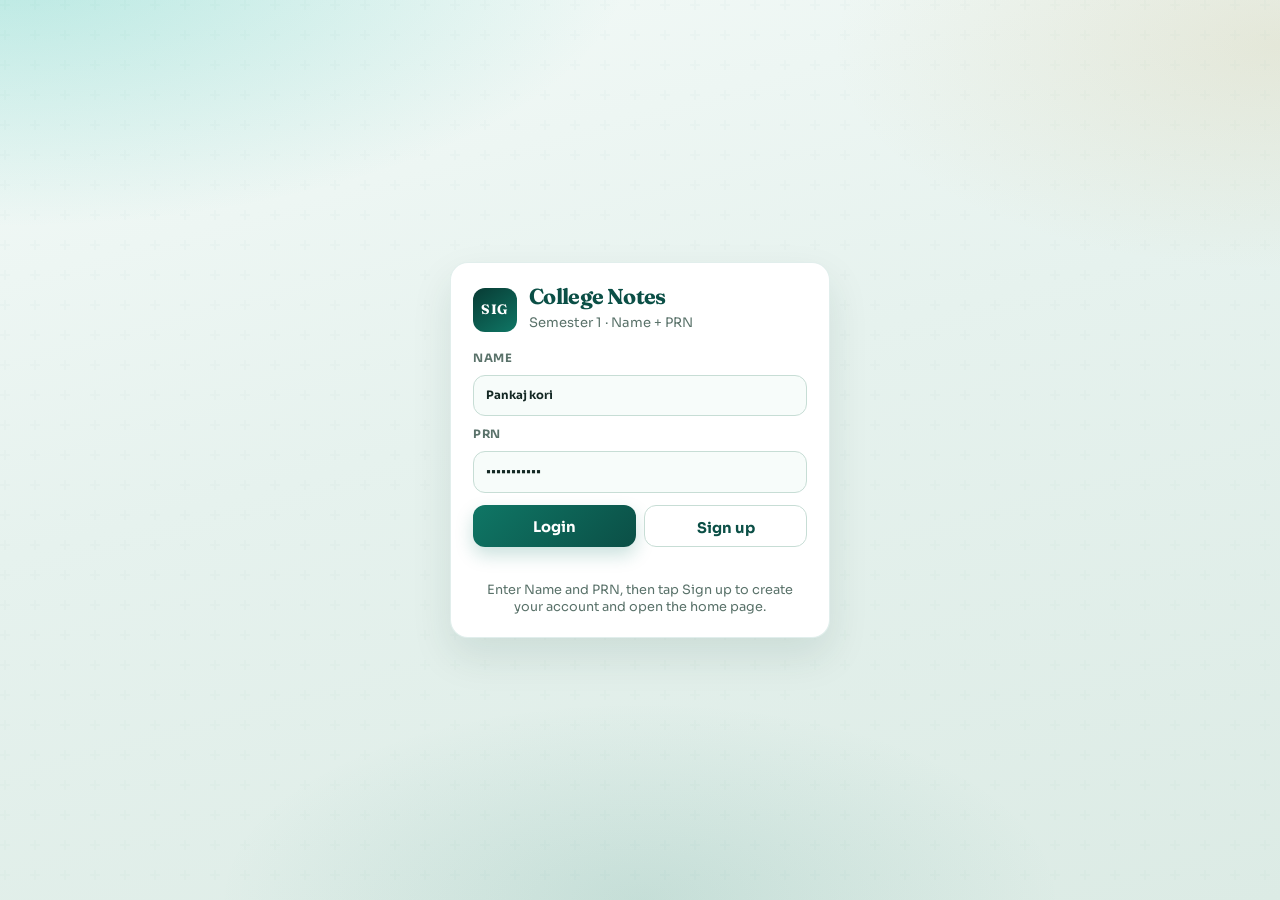
<file: index.html>
<!DOCTYPE html>
<html lang="en">
  <head>
    <meta charset="UTF-8" />
    <meta name="viewport" content="width=device-width, initial-scale=1" />
    <title>SIG College Notes — Semester 1</title>
    <link rel="preconnect" href="https://fonts.googleapis.com" />
    <link rel="preconnect" href="https://fonts.gstatic.com" crossorigin />
    <link
      href="https://fonts.googleapis.com/css2?family=Fraunces:opsz,wght@9..144,550;9..144,700&family=Sora:wght@400;500;600;700&display=swap"
      rel="stylesheet"
    />
    <link rel="stylesheet" href="styles.css" />
  </head>
  <body>
    <div class="bg-art" aria-hidden="true"></div>
    <div class="page">
      <header class="top">
        <div class="brand">
          <div class="brand-mark" aria-hidden="true">SIG</div>
          <div class="brand-copy">
            <p class="kicker">Symbiosis Institute of Geoinformatics, Pune</p>
            <h1>College Notes</h1>
            <p class="programme">
              M.Sc. Data Science and Spatial Analytics · Semester 1
            </p>
          </div>
        </div>
        <div class="top-actions">
          <div class="session">
            <p class="session-label">Logged in as</p>
            <p id="sessionName" class="session-name"></p>
          </div>
          <button type="button" id="changePasswordBtn" class="btn btn-secondary">
            Change password
          </button>
          <button type="button" id="logoutBtn" class="btn btn-secondary">
            Logout
          </button>
        </div>
      </header>

      <dialog id="passwordDialog" class="password-dialog">
        <form id="passwordForm" class="password-form">
          <h2>Change password</h2>
          <p class="password-lead">
            Your password is the PRN you use at login. Enter the current one, then choose a new password.
          </p>
          <label class="field">
            <span>Current password</span>
            <input
              id="currentPassword"
              type="password"
              autocomplete="current-password"
              required
            />
          </label>
          <label class="field">
            <span>New password</span>
            <input
              id="newPassword"
              type="password"
              autocomplete="new-password"
              minlength="4"
              required
            />
          </label>
          <label class="field">
            <span>Confirm new password</span>
            <input
              id="confirmPassword"
              type="password"
              autocomplete="new-password"
              minlength="4"
              required
            />
          </label>
          <p id="passwordError" class="password-error" role="status"></p>
          <p id="passwordSuccess" class="password-success" role="status"></p>
          <div class="password-actions">
            <button type="button" id="passwordCancelBtn" class="btn-ghost">
              Cancel
            </button>
            <button type="submit" class="btn password-save">Save password</button>
          </div>
        </form>
      </dialog>

      <section class="intro">
        <p class="welcome">
          A calm place for Semester 1 — find a subject, drop your notes, study at your pace.
        </p>
        <p class="disclaimer">
          Study helper only — not official SIG LMS content.
        </p>
      </section>

      <nav class="tabs" aria-label="Semester">
        <button type="button" class="tab is-active" aria-current="page">
          Semester 1
        </button>
      </nav>

      <div class="toolbar">
        <label class="search">
          <span class="sr-only">Search subjects</span>
          <span class="search-icon" aria-hidden="true"></span>
          <input
            id="searchInput"
            type="search"
            placeholder="Search subjects by name or code…"
            autocomplete="off"
          />
        </label>
        <p id="status" class="status" role="status"></p>
      </div>

      <main id="cards" class="cards"></main>

      <footer class="foot">
        Notes stay in this browser on this device.
      </footer>
    </div>
    <script src="auth.js"></script>
    <script src="app.js"></script>
  </body>
</html>
</file>
<file: styles.css>
:root {
  --teal: #0f7665;
  --teal-soft: #14b8a6;
  --teal-deep: #0b4f46;
  --forest: #083b34;
  --mist: #eef7f4;
  --paper: #f7fcfa;
  --card: #ffffff;
  --ink: #142824;
  --muted: #5a726a;
  --line: #c7ddd5;
  --gold: #c4a35a;
  --focus: #0d9488;
  --shadow: 0 18px 40px rgba(8, 59, 52, 0.1);
  --radius: 22px;
  --ease: cubic-bezier(0.22, 1, 0.36, 1);
}

* {
  box-sizing: border-box;
}

html,
body {
  margin: 0;
  min-height: 100%;
}

body {
  position: relative;
  font-family: "Sora", "Segoe UI", ui-sans-serif, system-ui, sans-serif;
  color: var(--ink);
  background: var(--mist);
  line-height: 1.55;
  font-size: 1rem;
  overflow-x: hidden;
}

.bg-art {
  position: fixed;
  inset: 0;
  z-index: -1;
  pointer-events: none;
  background:
    radial-gradient(ellipse 90% 55% at 0% -5%, rgba(20, 184, 166, 0.28), transparent 55%),
    radial-gradient(ellipse 70% 50% at 100% 5%, rgba(196, 163, 90, 0.16), transparent 50%),
    radial-gradient(ellipse 60% 40% at 50% 100%, rgba(15, 118, 101, 0.12), transparent 55%),
    linear-gradient(165deg, #f4faf8 0%, #e6f2ee 45%, #dcebe5 100%);
}

.bg-art::after {
  content: "";
  position: absolute;
  inset: 0;
  opacity: 0.35;
  background-image: url("data:image/svg+xml,%3Csvg width='60' height='60' viewBox='0 0 60 60' xmlns='http://www.w3.org/2000/svg'%3E%3Cg fill='none' fill-rule='evenodd'%3E%3Cg fill='%230f7665' fill-opacity='0.06'%3E%3Cpath d='M36 34v-4h-2v4h-4v2h4v4h2v-4h4v-2h-4zm0-30V0h-2v4h-4v2h4v4h2V6h4V4h-4zM6 34v-4H4v4H0v2h4v4h2v-4h4v-2H6zM6 4V0H4v4H0v2h4v4h2V6h4V4H6z'/%3E%3C/g%3E%3C/g%3E%3C/svg%3E");
}

h1,
.card h2,
.login-title {
  font-family: "Fraunces", Georgia, "Times New Roman", serif;
  font-optical-sizing: auto;
  letter-spacing: -0.03em;
}

.page {
  max-width: 1100px;
  margin: 0 auto;
  padding: 28px 18px 56px;
  animation: rise 0.55s var(--ease) both;
}

@keyframes rise {
  from {
    opacity: 0;
    transform: translateY(10px);
  }
  to {
    opacity: 1;
    transform: translateY(0);
  }
}

.login-page {
  max-width: none;
  padding: 16px;
}

.login-screen {
  min-height: calc(100vh - 32px);
  display: grid;
  place-items: center;
}

.login-card {
  width: min(100%, 380px);
  padding: 22px 22px 20px;
  background: var(--card);
  color: var(--ink);
  border: 1px solid rgba(15, 118, 101, 0.12);
  border-radius: 18px;
  box-shadow: var(--shadow);
  animation: rise 0.45s var(--ease) both;
}

.login-brand-row {
  display: flex;
  align-items: center;
  gap: 12px;
  margin-bottom: 16px;
}

.login-brand-row .brand-mark {
  width: 44px;
  height: 44px;
  border-radius: 12px;
  font-size: 0.85rem;
  background: linear-gradient(145deg, var(--forest), var(--teal));
  border: 0;
  color: #fff;
}

.login-title {
  margin: 0;
  font-size: 1.35rem;
  color: var(--teal-deep);
  line-height: 1.15;
}

.login-lead {
  margin: 3px 0 0;
  color: var(--muted);
  font-size: 0.82rem;
}

.login-form {
  display: grid;
  gap: 10px;
}

.login-form .field {
  opacity: 1;
  color: var(--muted);
}

.login-form .field input {
  width: 100%;
  min-width: 0;
  background: var(--paper);
  border: 1px solid var(--line);
  padding: 11px 12px;
  border-radius: 12px;
  transition: border-color 0.2s ease, box-shadow 0.2s ease;
}

.login-form .field input:focus {
  outline: none;
  border-color: var(--focus);
  box-shadow: 0 0 0 3px rgba(13, 148, 136, 0.14);
}

.login-form .btn {
  width: 100%;
  margin-top: 2px;
  height: 42px;
  border-radius: 12px;
  background: linear-gradient(135deg, var(--teal) 0%, var(--teal-deep) 100%);
  border: 0;
  color: #fff;
  font-weight: 700;
  box-shadow: 0 8px 18px rgba(15, 118, 101, 0.22);
}

.login-actions {
  display: grid;
  grid-template-columns: 1fr 1fr;
  gap: 8px;
  margin-top: 2px;
}

.login-actions .btn {
  margin-top: 0;
  width: 100%;
}

.btn-signup {
  background: #fff !important;
  color: var(--teal-deep) !important;
  border: 1px solid var(--line) !important;
  box-shadow: none !important;
  cursor: pointer;
  position: relative;
  z-index: 2;
}

.btn-signup:hover {
  background: var(--paper) !important;
  filter: none;
}

#signupBtn,
#loginBtn {
  pointer-events: auto;
  cursor: pointer;
}

.login-form .btn:hover {
  filter: brightness(1.05);
  transform: translateY(-1px);
}

.login-error {
  margin: 0;
  min-height: 1.1em;
  color: #b42318;
  font-size: 0.85rem;
}

.login-hint {
  margin: 0;
  font-size: 0.8rem;
  color: var(--muted);
  line-height: 1.35;
  text-align: center;
}

.brand-mark {
  width: 54px;
  height: 54px;
  border-radius: 16px;
  display: grid;
  place-items: center;
  font-family: "Fraunces", Georgia, serif;
  font-weight: 700;
  font-size: 0.95rem;
  letter-spacing: 0.04em;
  background: rgba(255, 255, 255, 0.14);
  border: 1px solid rgba(255, 255, 255, 0.22);
  color: #fff;
  flex-shrink: 0;
}

.brand {
  display: flex;
  gap: 16px;
  align-items: flex-start;
}

.session {
  display: grid;
  gap: 2px;
  text-align: right;
}

.session-label {
  margin: 0;
  font-size: 0.7rem;
  text-transform: uppercase;
  letter-spacing: 0.08em;
  opacity: 0.8;
  font-weight: 600;
}

.session-name {
  margin: 0;
  font-size: 1.05rem;
  font-weight: 700;
}

.top {
  display: flex;
  justify-content: space-between;
  gap: 22px;
  align-items: center;
  background:
    linear-gradient(125deg, rgba(196, 163, 90, 0.18), transparent 35%),
    linear-gradient(145deg, var(--forest) 0%, var(--teal-deep) 48%, var(--teal) 100%);
  color: #f2fffb;
  border-radius: var(--radius);
  padding: 28px;
  box-shadow: var(--shadow);
  position: relative;
  overflow: hidden;
}

.top::after {
  content: "";
  position: absolute;
  right: -40px;
  top: -50px;
  width: 200px;
  height: 200px;
  border-radius: 50%;
  background: rgba(20, 184, 166, 0.18);
  pointer-events: none;
}

.kicker {
  margin: 0 0 8px;
  letter-spacing: 0.08em;
  text-transform: uppercase;
  font-size: 0.68rem;
  opacity: 0.88;
  font-weight: 600;
}

h1 {
  margin: 0;
  font-size: clamp(1.85rem, 4vw, 2.55rem);
  font-weight: 700;
  line-height: 1.1;
}

.programme {
  margin: 10px 0 0;
  opacity: 0.9;
  font-size: 0.95rem;
}

.top-actions {
  display: flex;
  flex-wrap: wrap;
  gap: 12px;
  align-items: center;
  position: relative;
  z-index: 1;
}

.password-dialog {
  border: 1px solid rgba(15, 118, 101, 0.14);
  border-radius: 20px;
  padding: 0;
  width: min(100%, 420px);
  box-shadow: var(--shadow);
  background: var(--card);
  color: var(--ink);
}

.password-dialog::backdrop {
  background: rgba(8, 59, 52, 0.45);
  backdrop-filter: blur(3px);
}

.password-form {
  display: grid;
  gap: 12px;
  padding: 26px 24px;
}

.password-form h2 {
  margin: 0;
  font-family: "Fraunces", Georgia, serif;
  font-size: 1.45rem;
  color: var(--teal-deep);
}

.password-lead {
  margin: 0 0 4px;
  color: var(--muted);
  font-size: 0.92rem;
  line-height: 1.45;
}

.password-form .field {
  color: var(--muted);
}

.password-form .field input {
  width: 100%;
  background: var(--paper);
  border: 1px solid var(--line);
  border-radius: 12px;
  padding: 12px 14px;
  color: var(--ink);
}

.password-form .field input:focus {
  outline: none;
  border-color: var(--focus);
  box-shadow: 0 0 0 4px rgba(13, 148, 136, 0.15);
}

.password-error {
  margin: 0;
  min-height: 1.2em;
  color: #b42318;
  font-size: 0.88rem;
}

.password-success {
  margin: 0;
  min-height: 1.2em;
  color: var(--teal);
  font-size: 0.88rem;
  font-weight: 600;
}

.password-actions {
  display: flex;
  justify-content: flex-end;
  gap: 10px;
  margin-top: 4px;
}

.password-save {
  height: 42px;
  background: linear-gradient(135deg, var(--teal) 0%, var(--teal-deep) 100%);
  border: 0;
  color: #fff;
}

.field {
  display: grid;
  gap: 7px;
  font-size: 0.72rem;
  text-transform: uppercase;
  letter-spacing: 0.06em;
  font-weight: 700;
}

.field input,
.field select,
.search input,
.btn {
  font: inherit;
  border: 1px solid transparent;
  border-radius: 14px;
  padding: 11px 14px;
  text-transform: none;
  letter-spacing: 0;
}

.field input,
.field select {
  background: var(--paper);
  color: var(--ink);
  min-width: 150px;
}

.btn {
  cursor: pointer;
  background: var(--teal-deep);
  color: #f4fffb;
  border: 1px solid rgba(255, 255, 255, 0.18);
  font-size: 0.92rem;
  font-weight: 700;
  height: 44px;
  transition: transform 0.18s var(--ease), filter 0.18s ease;
}

.btn:hover {
  filter: brightness(1.06);
  transform: translateY(-1px);
}

.btn-secondary {
  background: rgba(255, 255, 255, 0.95);
  color: var(--teal-deep);
  border: 0;
}

.btn-ghost {
  cursor: pointer;
  background: var(--paper);
  border: 1px solid var(--line);
  color: var(--teal-deep);
  padding: 8px 12px;
  border-radius: 11px;
  font-size: 0.84rem;
  font-weight: 600;
  transition: background 0.15s ease, border-color 0.15s ease;
}

.btn-ghost:hover:not(:disabled) {
  background: #e8f5f1;
  border-color: var(--teal-soft);
}

.btn-ghost:disabled {
  opacity: 0.4;
  cursor: not-allowed;
}

.intro {
  margin: 22px 4px 0;
  max-width: 52ch;
}

.welcome {
  margin: 0;
  color: var(--teal-deep);
  font-size: 1.12rem;
  font-weight: 600;
  line-height: 1.45;
}

.disclaimer {
  margin: 8px 0 0;
  color: var(--muted);
  font-size: 0.9rem;
}

.tabs {
  display: flex;
  gap: 8px;
  margin: 24px 0 16px;
}

.tab {
  border: 1px solid var(--line);
  background: rgba(255, 255, 255, 0.8);
  color: var(--teal-deep);
  padding: 10px 18px;
  border-radius: 999px;
  font: inherit;
  font-weight: 700;
  backdrop-filter: blur(8px);
  transition: transform 0.15s ease, background 0.15s ease;
}

.tab.is-active {
  background: var(--teal);
  color: #fff;
  border-color: var(--teal);
  box-shadow: 0 8px 18px rgba(15, 118, 101, 0.22);
}

.toolbar {
  display: flex;
  gap: 14px;
  align-items: center;
  margin-bottom: 22px;
}

.search {
  flex: 1;
  position: relative;
}

.search-icon {
  position: absolute;
  left: 16px;
  top: 50%;
  width: 16px;
  height: 16px;
  transform: translateY(-50%);
  border: 2px solid #7e978e;
  border-radius: 50%;
  pointer-events: none;
}

.search-icon::after {
  content: "";
  position: absolute;
  right: -5px;
  bottom: -4px;
  width: 7px;
  height: 2px;
  background: #7e978e;
  transform: rotate(45deg);
  border-radius: 2px;
}

.search input {
  width: 100%;
  border: 1px solid var(--line);
  background: rgba(255, 255, 255, 0.92);
  color: var(--ink);
  padding: 15px 16px 15px 44px;
  border-radius: 16px;
  box-shadow: 0 8px 24px rgba(8, 59, 52, 0.05);
  font-size: 0.98rem;
  transition: box-shadow 0.2s ease, border-color 0.2s ease;
}

.search input::placeholder {
  color: #7a9088;
}

.search input:focus {
  outline: none;
  border-color: var(--focus);
  box-shadow: 0 0 0 4px rgba(13, 148, 136, 0.14), 0 10px 24px rgba(8, 59, 52, 0.06);
}

.status {
  margin: 0;
  min-height: 1.2em;
  color: var(--teal);
  font-size: 0.86rem;
  font-weight: 600;
}

.cards {
  display: grid;
  grid-template-columns: repeat(auto-fill, minmax(310px, 1fr));
  gap: 18px;
}

.card {
  background: var(--card);
  border: 1px solid rgba(15, 118, 101, 0.1);
  box-shadow: 0 14px 30px rgba(8, 59, 52, 0.07);
  border-radius: var(--radius);
  padding: 0;
  display: grid;
  gap: 0;
  overflow: hidden;
  transition: transform 0.22s var(--ease), box-shadow 0.22s var(--ease);
  animation: cardIn 0.45s var(--ease) both;
}

.card:nth-child(1) { animation-delay: 0.02s; }
.card:nth-child(2) { animation-delay: 0.05s; }
.card:nth-child(3) { animation-delay: 0.08s; }
.card:nth-child(4) { animation-delay: 0.11s; }
.card:nth-child(5) { animation-delay: 0.14s; }
.card:nth-child(6) { animation-delay: 0.17s; }
.card:nth-child(7) { animation-delay: 0.2s; }
.card:nth-child(8) { animation-delay: 0.23s; }

@keyframes cardIn {
  from {
    opacity: 0;
    transform: translateY(12px);
  }
  to {
    opacity: 1;
    transform: translateY(0);
  }
}

.card:hover {
  transform: translateY(-4px);
  box-shadow: 0 22px 40px rgba(8, 59, 52, 0.12);
}

.card > div:first-child {
  padding: 18px 18px 14px;
  background:
    linear-gradient(180deg, rgba(15, 118, 101, 0.06), transparent 70%),
    var(--card);
  border-bottom: 1px solid rgba(15, 118, 101, 0.08);
  position: relative;
}

.card > div:first-child::before {
  content: "";
  position: absolute;
  left: 0;
  top: 16px;
  bottom: 16px;
  width: 4px;
  border-radius: 0 4px 4px 0;
  background: linear-gradient(180deg, var(--teal-soft), var(--teal-deep));
}

.card h2 {
  margin: 0;
  padding-left: 10px;
  font-size: 1.18rem;
  line-height: 1.3;
  color: var(--teal-deep);
  font-weight: 700;
}

.note {
  display: grid;
  gap: 12px;
  padding: 16px 18px 18px;
}

.note-head {
  display: flex;
  justify-content: space-between;
  align-items: center;
  gap: 8px;
}

.badge {
  font-size: 0.7rem;
  letter-spacing: 0.06em;
  text-transform: uppercase;
  font-weight: 700;
}

.badge.student {
  color: var(--teal-deep);
  background: rgba(15, 118, 101, 0.1);
  padding: 5px 11px;
  border-radius: 999px;
}

.note p,
.note textarea {
  margin: 0;
  white-space: pre-wrap;
  line-height: 1.5;
  min-height: 4.2em;
}

.note textarea {
  width: 100%;
  resize: vertical;
  border: 1px solid var(--line);
  border-radius: 12px;
  padding: 10px 12px;
  background: var(--paper);
  font: inherit;
}

.dropzone {
  border: 1.5px dashed #b7d0c7;
  border-radius: 16px;
  padding: 18px 14px;
  text-align: center;
  color: var(--muted);
  font-size: 0.9rem;
  background:
    linear-gradient(180deg, rgba(15, 118, 101, 0.04), transparent),
    var(--paper);
  display: grid;
  gap: 10px;
  justify-items: center;
  transition: border-color 0.2s ease, background 0.2s ease, transform 0.2s ease;
}

.dropzone.is-over {
  border-color: var(--teal);
  background: rgba(15, 118, 101, 0.1);
  color: var(--teal-deep);
  transform: scale(1.01);
}

.dropzone p {
  margin: 0;
  min-height: 0;
  max-width: 28ch;
}

.file-list {
  list-style: none;
  margin: 0;
  padding: 0;
  display: grid;
  gap: 8px;
  width: 100%;
}

.file-row {
  display: grid;
  grid-template-columns: 1fr auto;
  gap: 8px 12px;
  align-items: center;
  padding: 11px 12px;
  border: 1px solid var(--line);
  border-radius: 14px;
  background: #fff;
  font-size: 0.9rem;
  text-align: left;
  width: 100%;
}

.file-meta {
  min-width: 0;
}

.file-meta strong {
  display: block;
  overflow: hidden;
  text-overflow: ellipsis;
  white-space: nowrap;
}

.file-meta span {
  color: var(--muted);
  font-size: 0.78rem;
}

.file-actions {
  display: flex;
  gap: 6px;
  flex-wrap: wrap;
}

.note-head-actions {
  display: flex;
  flex-wrap: wrap;
  gap: 6px;
  justify-content: flex-end;
}

.empty {
  grid-column: 1 / -1;
  color: var(--muted);
  text-align: center;
  padding: 52px 18px;
  background: rgba(255, 255, 255, 0.65);
  border: 1px dashed var(--line);
  border-radius: var(--radius);
  backdrop-filter: blur(6px);
}

.foot {
  margin: 36px 6px 0;
  padding-top: 18px;
  border-top: 1px solid rgba(15, 118, 101, 0.12);
  color: var(--muted);
  font-size: 0.9rem;
}

.sr-only {
  position: absolute;
  width: 1px;
  height: 1px;
  padding: 0;
  margin: -1px;
  overflow: hidden;
  clip: rect(0, 0, 0, 0);
  border: 0;
}

@media (max-width: 720px) {
  .top,
  .toolbar,
  .top-actions,
  .brand {
    flex-direction: column;
    align-items: stretch;
  }

  .session {
    text-align: left;
  }

  .field input,
  .field select {
    min-width: 0;
    width: 100%;
  }

  .file-row {
    grid-template-columns: 1fr;
  }

  .intro {
    max-width: none;
  }

  .top {
    padding: 22px;
  }
}

@media (prefers-reduced-motion: reduce) {
  *,
  *::before,
  *::after {
    animation: none !important;
    transition: none !important;
  }
}
</file>
